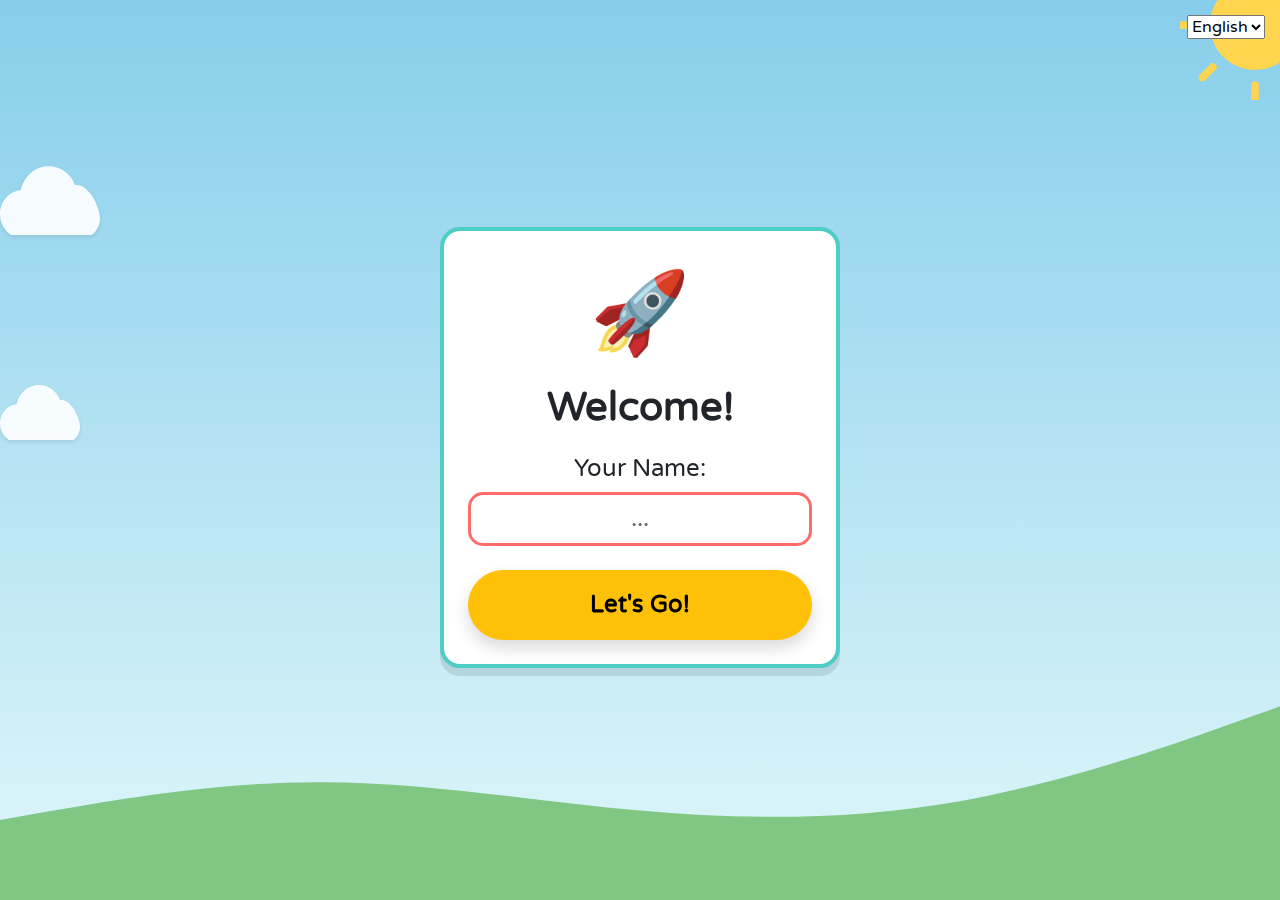
<file: index.html>
<!DOCTYPE html>
<html lang="en">
<head>
    <meta charset="UTF-8">
    <meta name="viewport" content="width=device-width, initial-scale=1.0, maximum-scale=1.0, user-scalable=no">
    <title>Kids Learning</title>
    <link href="https://cdn.jsdelivr.net/npm/bootstrap@5.3.0/dist/css/bootstrap.min.css" rel="stylesheet">
    <link rel="manifest" href="manifest.json">
    <link rel="stylesheet" href="style.css">
</head>
<body class="d-flex align-items-center justify-content-center" style="min-height: 100vh;">

    <div class="bg-container">
        <svg class="sun-anim" viewBox="0 0 100 100">
            <circle cx="50" cy="50" r="30" fill="#FFD54F" />
            <g stroke="#FFD54F" stroke-width="5" stroke-linecap="round">
                <line x1="50" y1="10" x2="50" y2="0" /><line x1="50" y1="90" x2="50" y2="100" />
                <line x1="10" y1="50" x2="0" y2="50" /><line x1="90" y1="50" x2="100" y2="50" />
                <line x1="22" y1="22" x2="15" y2="15" /><line x1="78" y1="78" x2="85" y2="85" />
                <line x1="22" y1="78" x2="15" y2="85" /><line x1="78" y1="22" x2="85" y2="15" />
            </g>
        </svg>

        <svg class="floating-svg cloud-anim cloud-fast" viewBox="0 0 24 24"><path fill="#FFFFFF" d="M18.5,12c-0.2,0-0.3,0-0.5,0c-0.9-2.6-3.4-4.5-6.3-4.5c-3.3,0-6,2.4-6.7,5.7C2.1,13.6,0,16,0,19c0,3.3,2.7,6,6,6h13c2.8,0,5-2.2,5-5S21.3,12,18.5,12z"/></svg>
        <svg class="floating-svg cloud-anim cloud-slow" viewBox="0 0 24 24"><path fill="#FFFFFF" d="M18.5,12c-0.2,0-0.3,0-0.5,0c-0.9-2.6-3.4-4.5-6.3-4.5c-3.3,0-6,2.4-6.7,5.7C2.1,13.6,0,16,0,19c0,3.3,2.7,6,6,6h13c2.8,0,5-2.2,5-5S21.3,12,18.5,12z"/></svg>

        <svg class="hill-svg" viewBox="0 0 1440 320" preserveAspectRatio="none">
            <path fill="#81C784" fill-opacity="1" d="M0,224L60,213.3C120,203,240,181,360,181.3C480,181,600,203,720,213.3C840,224,960,224,1080,202.7C1200,181,1320,139,1380,117.3L1440,96L1440,320L1380,320C1320,320,1200,320,1080,320C960,320,840,320,720,320C600,320,480,320,360,320C240,320,120,320,60,320L0,320Z"></path>
        </svg>
    </div>

    <div class="lang-float">
        <select id="global-lang" class="custom-lang-select" onchange="setLanguage(this.value)">
            <option value="en">English</option>
            <option value="hi">हिंदी</option>
            <option value="te">తెలుగు</option>
            <option value="kn">ಕನ್ನಡ</option>
        </select>
    </div>

    <div class="container text-center">
        <div class="card kid-card p-4 mx-auto" style="max-width: 400px;">
            <div style="font-size: 5rem;">🚀</div>
            <h1 class="mt-2 mb-4 fw-bold" data-i18n="welcome">Welcome!</h1>
            
            <div class="mb-4">
                <label class="h4 mb-2" data-i18n="enterName">Your Name:</label>
                <input type="text" id="nameInput" class="form-control text-center" style="font-size: 1.5rem; border:3px solid #FF6B6B; border-radius:15px;" placeholder="...">
            </div>

            <button onclick="login()" class="btn btn-warning w-100 rounded-pill py-3 fw-bold fs-4 shadow" data-i18n="start">Let's Go!</button>
        </div>
    </div>

    <script src="script.js"></script>
</body>
</html>
</file>
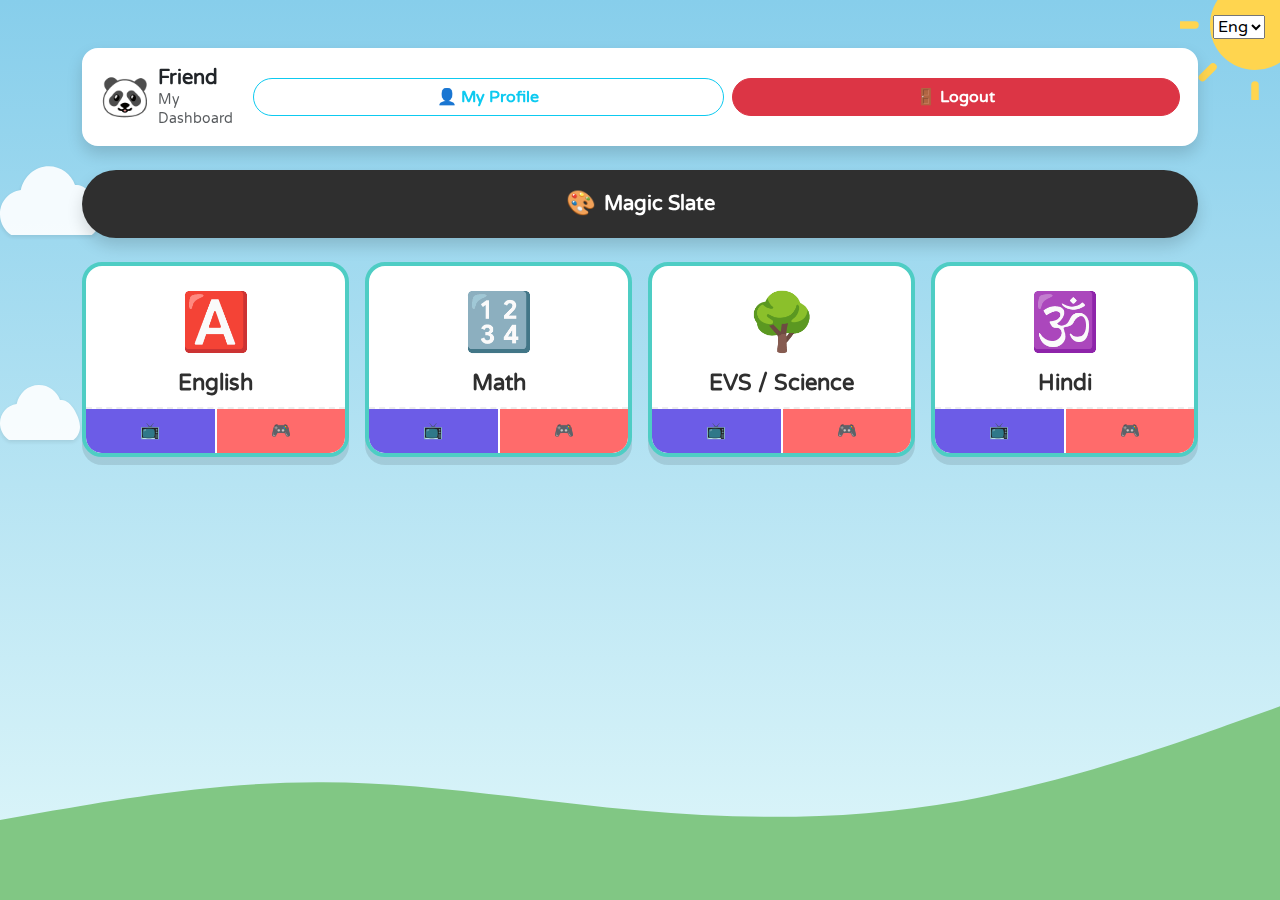
<file: dashboard.html>
<!DOCTYPE html>
<html lang="en">
<head>
    <meta charset="UTF-8">
    <meta name="viewport" content="width=device-width, initial-scale=1.0, maximum-scale=1.0, user-scalable=no">
    <title>Dashboard</title>
    <link href="https://cdn.jsdelivr.net/npm/bootstrap@5.3.0/dist/css/bootstrap.min.css" rel="stylesheet">
    <link rel="manifest" href="manifest.json">
    <link rel="stylesheet" href="style.css">
</head>
<body>

    <div class="bg-container">
        <svg class="sun-anim" viewBox="0 0 100 100">
            <circle cx="50" cy="50" r="30" fill="#FFD54F" />
            <g stroke="#FFD54F" stroke-width="5" stroke-linecap="round">
                <line x1="50" y1="10" x2="50" y2="0" /><line x1="50" y1="90" x2="50" y2="100" />
                <line x1="10" y1="50" x2="0" y2="50" /><line x1="90" y1="50" x2="100" y2="50" />
                <line x1="22" y1="22" x2="15" y2="15" /><line x1="78" y1="78" x2="85" y2="85" />
                <line x1="22" y1="78" x2="15" y2="85" /><line x1="78" y1="22" x2="85" y2="15" />
            </g>
        </svg>

        <svg class="floating-svg cloud-anim cloud-fast" viewBox="0 0 24 24"><path fill="#FFFFFF" d="M18.5,12c-0.2,0-0.3,0-0.5,0c-0.9-2.6-3.4-4.5-6.3-4.5c-3.3,0-6,2.4-6.7,5.7C2.1,13.6,0,16,0,19c0,3.3,2.7,6,6,6h13c2.8,0,5-2.2,5-5S21.3,12,18.5,12z"/></svg>
        <svg class="floating-svg cloud-anim cloud-slow" viewBox="0 0 24 24"><path fill="#FFFFFF" d="M18.5,12c-0.2,0-0.3,0-0.5,0c-0.9-2.6-3.4-4.5-6.3-4.5c-3.3,0-6,2.4-6.7,5.7C2.1,13.6,0,16,0,19c0,3.3,2.7,6,6,6h13c2.8,0,5-2.2,5-5S21.3,12,18.5,12z"/></svg>

        <svg class="hill-svg" viewBox="0 0 1440 320" preserveAspectRatio="none">
            <path fill="#81C784" fill-opacity="1" d="M0,224L60,213.3C120,203,240,181,360,181.3C480,181,600,203,720,213.3C840,224,960,224,1080,202.7C1200,181,1320,139,1380,117.3L1440,96L1440,320L1380,320C1320,320,1200,320,1080,320C960,320,840,320,720,320C600,320,480,320,360,320C240,320,120,320,60,320L0,320Z"></path>
        </svg>
    </div>

    <div class="lang-float">
        <select id="global-lang" class="custom-lang-select" onchange="setLanguage(this.value)">
            <option value="en">Eng</option>
            <option value="hi">Hi</option>
            <option value="te">Te</option>
            <option value="kn">Kn</option>
        </select>
    </div>

    <div class="container mt-5 mb-4">
        <div class="d-flex flex-column flex-sm-row justify-content-between align-items-center bg-white p-3 rounded-4 shadow border border-2 border-white gap-3">
            <div class="d-flex align-items-center gap-2 align-self-start align-self-sm-center">
                <span class="fs-1 user-avatar">🐼</span>
                <div style="line-height: 1.2;">
                    <h5 class="m-0 fw-bold user-name text-truncate" style="max-width: 150px;">Friend</h5>
                    <small class="text-muted" data-i18n="dashboard">Dashboard</small>
                </div>
            </div>
            
            <div class="d-flex gap-2 w-100 w-sm-auto">
                <a href="profile.html" class="btn btn-outline-info rounded-pill fw-bold flex-grow-1 d-flex align-items-center justify-content-center gap-1">
                    <span>👤</span> <span data-i18n="profile">Profile</span>
                </a>
                <button onclick="logout()" class="btn btn-danger rounded-pill fw-bold flex-grow-1 d-flex align-items-center justify-content-center gap-1">
                    <span>🚪</span> <span data-i18n="logout">Exit</span>
                </button>
            </div>
        </div>
    </div>

    <div class="container mb-4">
        <a href="slate.html" class="btn btn-dark w-100 rounded-pill py-3 shadow border-0 d-flex align-items-center justify-content-center gap-2" style="background: #2F2F2F;">
             <span style="font-size: 1.5rem;">🎨</span>
             <span class="fs-5 fw-bold" data-i18n="slate">Magic Slate</span>
        </a>
    </div>

    <div class="container pb-5">
        <div class="row g-3">
            
            <div class="col-6 col-md-6 col-lg-3">
                <div class="kid-card pt-3 text-center">
                    <span class="subject-icon">🅰️</span>
                    <h3 class="fw-bold mt-1 mb-0" data-i18n="english">English</h3>
                    <div class="action-btn-group">
                        <a href="learn.html?subject=english" class="action-btn btn-video">📺</a>
                        <a href="quiz.html?subject=english" class="action-btn btn-quiz">🎮</a>
                    </div>
                </div>
            </div>

            <div class="col-6 col-md-6 col-lg-3">
                <div class="kid-card pt-3 text-center">
                    <span class="subject-icon">🔢</span>
                    <h3 class="fw-bold mt-1 mb-0" data-i18n="math">Math</h3>
                    <div class="action-btn-group">
                        <a href="learn.html?subject=math" class="action-btn btn-video">📺</a>
                        <a href="quiz.html?subject=math" class="action-btn btn-quiz">🎮</a>
                    </div>
                </div>
            </div>

            <div class="col-6 col-md-6 col-lg-3">
                <div class="kid-card pt-3 text-center">
                    <span class="subject-icon">🌳</span>
                    <h3 class="fw-bold mt-1 mb-0" data-i18n="nature">EVS</h3>
                    <div class="action-btn-group">
                        <a href="learn.html?subject=nature" class="action-btn btn-video">📺</a>
                        <a href="quiz.html?subject=nature" class="action-btn btn-quiz">🎮</a>
                    </div>
                </div>
            </div>

            <div class="col-6 col-md-6 col-lg-3">
                <div class="kid-card pt-3 text-center">
                    <span class="subject-icon">🕉️</span>
                    <h3 class="fw-bold mt-1 mb-0" data-i18n="hindi">Hindi</h3>
                    <div class="action-btn-group">
                        <a href="learn.html?subject=hindi" class="action-btn btn-video">📺</a>
                        <a href="quiz.html?subject=hindi" class="action-btn btn-quiz">🎮</a>
                    </div>
                </div>
            </div>

        </div>
    </div>

    <script src="script.js"></script>
</body>
</html>
</file>
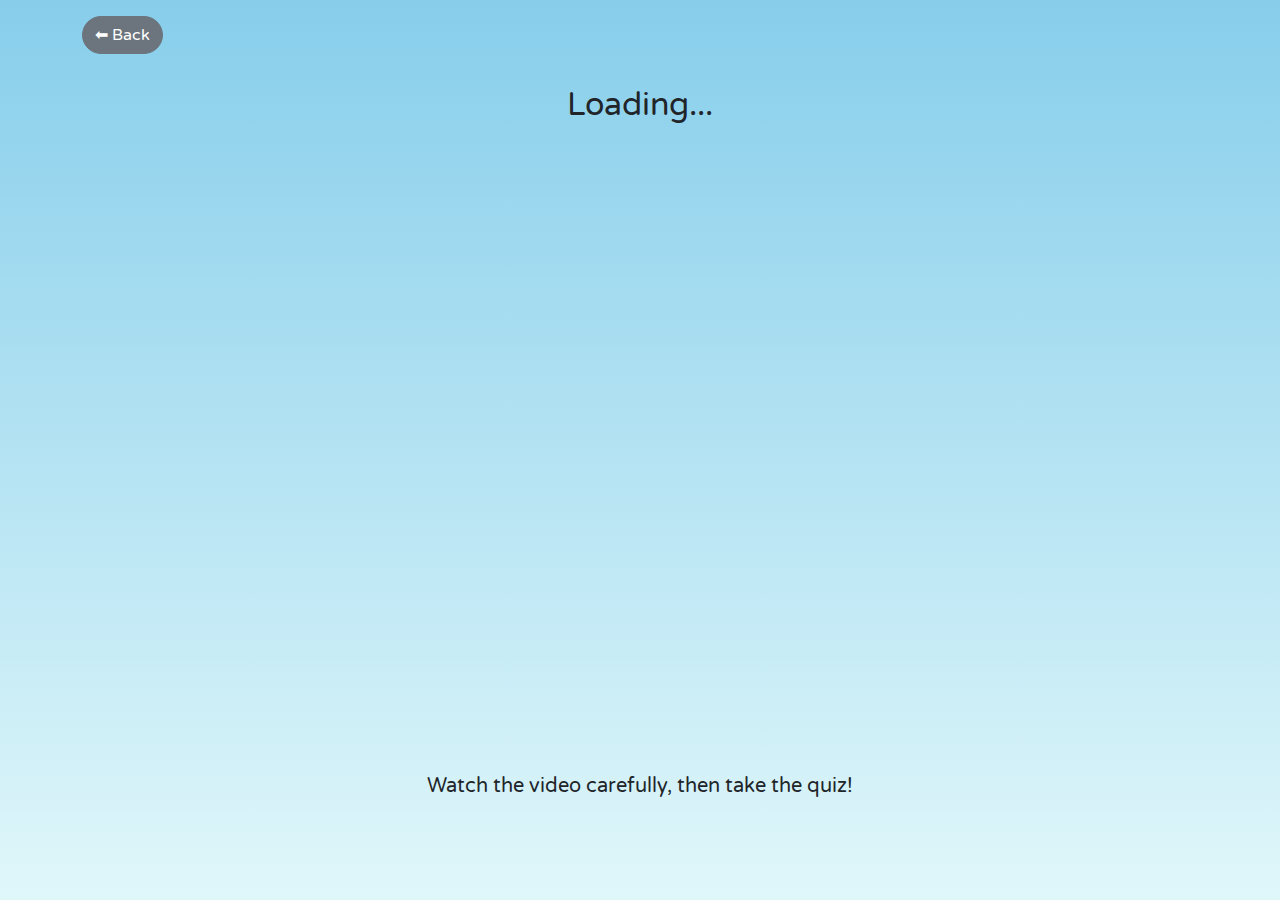
<file: learn.html>
<!DOCTYPE html>
<html lang="en">
<head>
    <meta charset="UTF-8">
    <meta name="viewport" content="width=device-width, initial-scale=1.0">
    <title>Learn</title>
    <link href="https://cdn.jsdelivr.net/npm/bootstrap@5.3.0/dist/css/bootstrap.min.css" rel="stylesheet">
    <link rel="stylesheet" href="style.css">
</head>
<body>

    <div class="container mt-3">
        <a href="dashboard.html" class="btn btn-secondary rounded-pill mb-3">⬅ Back</a>
        
        <div class="card-kid p-3 text-center">
            <h2 id="subject-title">Loading...</h2>
            
            <div class="ratio ratio-16x9 mt-3">
                <iframe id="video-frame" src="" title="YouTube video" allowfullscreen></iframe>
            </div>
            
            <div class="mt-4">
                <p class="h5">Watch the video carefully, then take the quiz!</p>
            </div>
        </div>
    </div>

    <script src="script.js"></script>
    <script>
        // Simple logic to switch videos based on URL
        const params = new URLSearchParams(window.location.search);
        const subject = params.get('subject');
        
        const title = document.getElementById('subject-title');
        const frame = document.getElementById('video-frame');

        // YOUTUBE LINKS (Replace the 'embed/' ID with your own videos)
        if(subject === 'math') {
            title.textContent = translations[currentUser.lang].math;
            // Example: Basic Addition
            frame.src = "https://www.youtube.com/embed/Fe8u2I3vmHU"; 
        } else if (subject === 'english') {
            title.textContent = translations[currentUser.lang].english;
            // Example: ABC Song
            frame.src = "https://www.youtube.com/embed/_UR-l3QI2nE"; 
        } else if (subject === 'science') {
            title.textContent = translations[currentUser.lang].science;
            // Example: Parts of a Plant
            frame.src = "https://www.youtube.com/embed/E0D58K9dK6c"; 
        }
    </script>
</body>
</html>
</file>
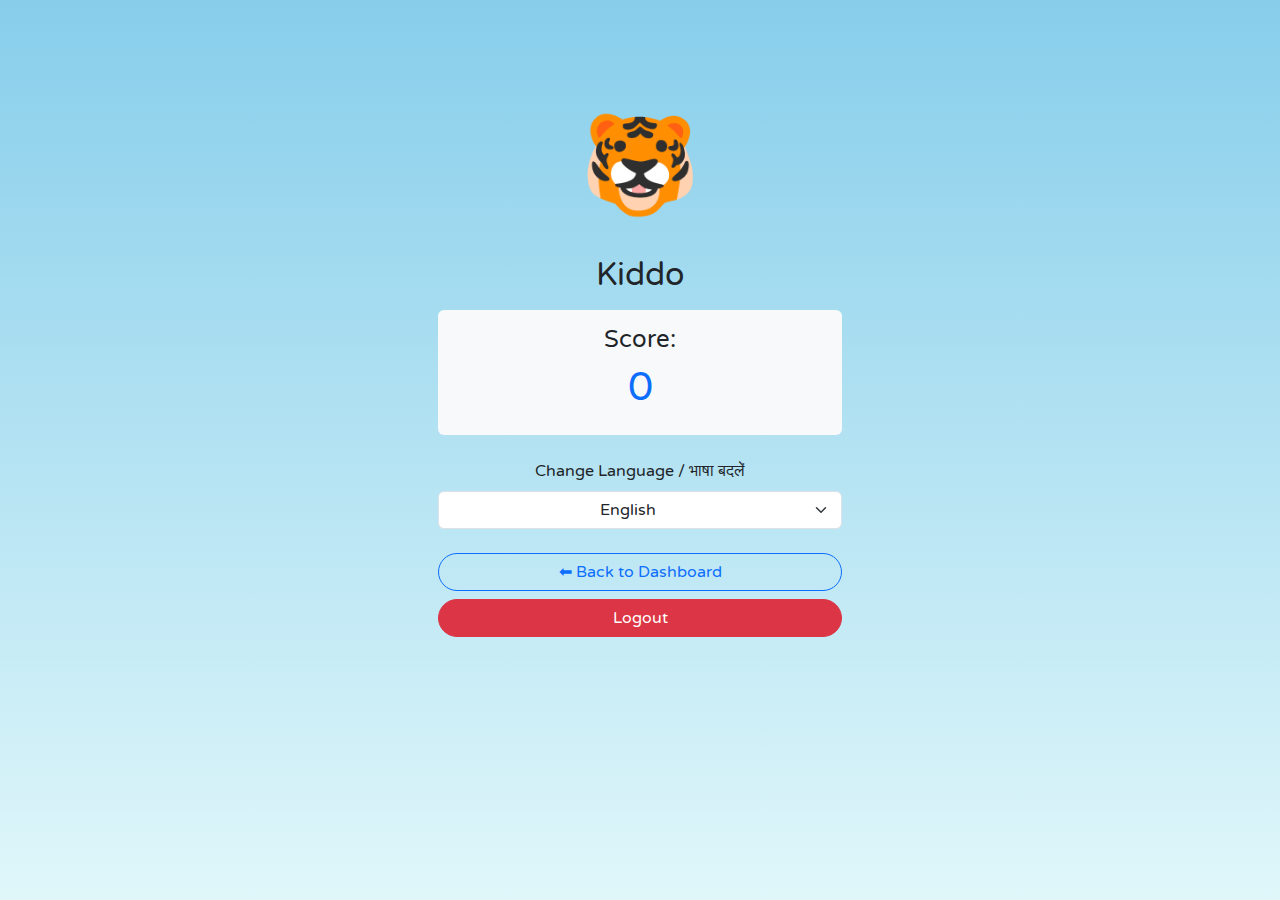
<file: profile.html>
<!DOCTYPE html>
<html lang="en">
<head>
    <meta charset="UTF-8">
    <meta name="viewport" content="width=device-width, initial-scale=1.0">
    <title>Profile</title>
    <link href="https://cdn.jsdelivr.net/npm/bootstrap@5.3.0/dist/css/bootstrap.min.css" rel="stylesheet">
    <link rel="stylesheet" href="style.css">
</head>
<body>
    <div class="container mt-5 text-center">
        <div class="card-kid p-5 mx-auto" style="max-width: 500px;">
            <div class="floating-element mb-3">
                <span style="font-size: 6rem;">🐯</span>
            </div>
            
            <h2 class="user-name-display mb-3">Kiddo</h2>
            
            <div class="bg-light p-3 rounded mb-4">
                <h4 data-i18n="score">Your Score:</h4>
                <h1 class="text-primary" id="user-score">0</h1>
            </div>

            <div class="mb-4">
                <label class="form-label">Change Language / भाषा बदलें</label>
                <select id="lang-select" class="form-select text-center" onchange="setLanguage(this.value)">
                    <option value="en">English</option>
                    <option value="hi">Hindi</option>
                    <option value="te">Telugu</option>
                    <option value="kn">Kannada</option>
                </select>
            </div>

            <a href="dashboard.html" class="btn btn-outline-primary rounded-pill w-100 mb-2">⬅ Back to Dashboard</a>
            <button onclick="logout()" class="btn btn-danger rounded-pill w-100" data-i18n="logout">Logout</button>
        </div>
    </div>
    <script src="script.js"></script>
</body>
</html>
</file>
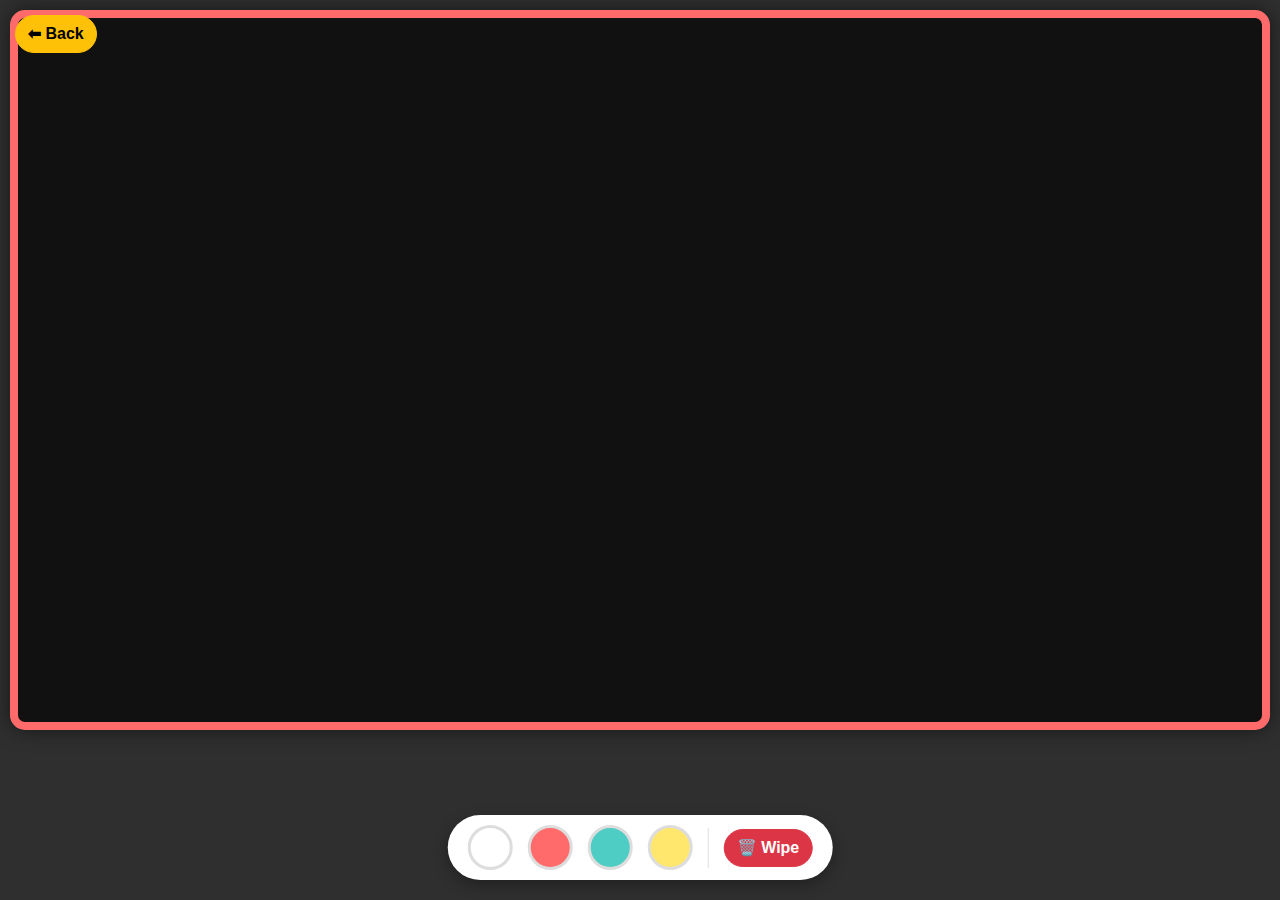
<file: slate.html>
<!DOCTYPE html>
<html lang="en">
<head>
    <meta charset="UTF-8">
    <meta name="viewport" content="width=device-width, initial-scale=1.0, user-scalable=no">
    <title>Magic Slate</title>
    <link href="https://cdn.jsdelivr.net/npm/bootstrap@5.3.0/dist/css/bootstrap.min.css" rel="stylesheet">
    <link rel="manifest" href="manifest.json">
    <style>
        body { overflow: hidden; background: #2F2F2F; touch-action: none; font-family: sans-serif; }
        #canvas-container {
            position: relative;
            background: #111;
            border: 8px solid #FF6B6B;
            border-radius: 15px;
            margin: 10px;
            height: 80vh;
            box-shadow: 0 0 20px rgba(0,0,0,0.5);
        }
        canvas { display: block; width: 100%; height: 100%; cursor: crosshair; touch-action: none; }
        
        /* Controls at bottom */
        .slate-controls {
            position: fixed; bottom: 20px; left: 50%; transform: translateX(-50%);
            display: flex; gap: 15px; background: white;
            padding: 10px 20px; border-radius: 50px; 
            box-shadow: 0 5px 15px rgba(0,0,0,0.3);
            z-index: 100;
        }
        .color-btn { width: 45px; height: 45px; border-radius: 50%; border: 3px solid #ddd; cursor: pointer; transition: transform 0.1s;}
        .color-btn:active { transform: scale(0.9); }
    </style>
</head>
<body>

    <a href="dashboard.html" class="btn btn-warning rounded-pill fw-bold" style="position: fixed; top: 15px; left: 15px; z-index: 100;">⬅ Back</a>

    <div id="canvas-container">
        <canvas id="drawingBoard"></canvas>
    </div>

    <div class="slate-controls align-items-center">
        <div class="color-btn" style="background: white;" onclick="setColor('white')"></div>
        <div class="color-btn" style="background: #FF6B6B;" onclick="setColor('#FF6B6B')"></div>
        <div class="color-btn" style="background: #4ECDC4;" onclick="setColor('#4ECDC4')"></div>
        <div class="color-btn" style="background: #FFE66D;" onclick="setColor('#FFE66D')"></div>
        <div style="width: 1px; height: 40px; background: #ddd;"></div>
        <button class="btn btn-danger rounded-pill fw-bold" onclick="clearSlate()">🗑️ Wipe</button>
    </div>

    <script>
        const canvas = document.getElementById('drawingBoard');
        const ctx = canvas.getContext('2d');
        const container = document.getElementById('canvas-container');
        let painting = false;

        function resizeCanvas() {
            canvas.width = container.offsetWidth;
            canvas.height = container.offsetHeight;
            ctx.lineCap = 'round';
            ctx.lineWidth = 6;
            ctx.strokeStyle = 'white';
        }
        window.addEventListener('resize', resizeCanvas);
        // Delay slightly to ensure container is rendered
        setTimeout(resizeCanvas, 100);

        function startPosition(e) {
            painting = true;
            draw(e);
        }
        function endPosition() {
            painting = false;
            ctx.beginPath();
        }
        function draw(e) {
            if (!painting) return;
            e.preventDefault(); 
            
            let clientX, clientY;
            if(e.touches) {
                clientX = e.touches[0].clientX;
                clientY = e.touches[0].clientY;
            } else {
                clientX = e.clientX;
                clientY = e.clientY;
            }
            
            const rect = canvas.getBoundingClientRect();
            const x = clientX - rect.left;
            const y = clientY - rect.top;

            ctx.lineTo(x, y);
            ctx.stroke();
            ctx.beginPath();
            ctx.moveTo(x, y);
        }

        // Mouse Events
        canvas.addEventListener('mousedown', startPosition);
        canvas.addEventListener('mouseup', endPosition);
        canvas.addEventListener('mousemove', draw);

        // Touch Events
        canvas.addEventListener('touchstart', startPosition);
        canvas.addEventListener('touchend', endPosition);
        canvas.addEventListener('touchmove', draw);

        function setColor(color) { ctx.strokeStyle = color; }
        function clearSlate() { ctx.clearRect(0, 0, canvas.width, canvas.height); }
    </script>
</body>
</html>
</file>
<file: style.css>
/* style.css */
@import url('https://fonts.googleapis.com/css2?family=Fredoka:wght@400;600;700&family=Varela+Round&display=swap');

:root {
    --primary: #FF6B6B;       /* Red */
    --secondary: #4ECDC4;     /* Teal */
    --yellow: #FFE66D;        /* Sun */
    --dark: #2F2F2F;
    --purple: #6c5ce7;
    --green: #2ecc71;
}

html, body {
    width: 100%;
    min-height: 100vh;
    overflow-x: hidden;
    font-family: 'Varela Round', sans-serif;
    margin: 0;
    padding: 0;
    background: linear-gradient(180deg, #87CEEB 0%, #E0F7FA 100%);
    background-attachment: fixed;
}

/* --- 🌟 BACKGROUND ANIMATION 🌟 --- */
.bg-container {
    position: fixed;
    top: 0;
    left: 0;
    width: 100%;
    height: 100%;
    z-index: 0;
    pointer-events: none;
    overflow: hidden;
}

.floating-svg { position: absolute; filter: drop-shadow(0px 2px 2px rgba(0,0,0,0.1)); }
.cloud-anim { animation: moveLeft linear infinite; top: 10%; opacity: 0.9; }
.cloud-fast { top: 15%; width: 100px; animation-duration: 35s; }
.cloud-slow { top: 40%; width: 80px; animation-duration: 55s; animation-delay: -10s; }
.sun-anim { position: absolute; top: -50px; right: -50px; width: 150px; animation: spin 60s linear infinite; }
.hill-svg { position: absolute; bottom: -5px; left: 0; width: 100%; height: auto; z-index: 0; }

@keyframes moveLeft { 0% { left: 110%; } 100% { left: -30%; } }
@keyframes spin { 100% { transform: rotate(360deg); } }

/* --- CONTENT LAYER --- */
.container, .lang-float { position: relative; z-index: 10; }

/* --- CARD STYLES --- */
.kid-card {
    background: white;
    border-radius: 20px;
    border: 4px solid var(--secondary);
    box-shadow: 0 8px 0 rgba(0,0,0,0.1);
    transition: transform 0.2s;
    overflow: hidden;
    margin-bottom: 5px;
}
.kid-card:active { transform: scale(0.98); box-shadow: 0 4px 0 rgba(0,0,0,0.1); }

/* --- QUIZ SPECIFIC STYLES (NEW) --- */
.quiz-card {
    max-width: 600px;
    margin: 0 auto;
    padding: 2rem;
    background: #ffffff;
    border: 5px solid var(--purple);
    border-radius: 30px;
    box-shadow: 0 10px 0 rgba(108, 92, 231, 0.2);
    text-align: center;
}

.big-emoji {
    font-size: 6rem;
    display: block;
    margin-bottom: 10px;
    animation: popIn 0.5s cubic-bezier(0.175, 0.885, 0.32, 1.275);
}

.quiz-option {
    background: white;
    border: 3px solid #ddd;
    border-radius: 50px; /* Pill shape */
    padding: 15px 20px;
    font-size: 1.5rem;
    font-weight: bold;
    color: var(--dark);
    cursor: pointer;
    transition: all 0.2s;
    box-shadow: 0 5px 0 #eee;
    margin-bottom: 15px;
    display: flex;
    align-items: center;
    justify-content: center;
}

.quiz-option:hover {
    transform: translateY(-3px);
    border-color: var(--secondary);
    background-color: #f0fffe;
}

.quiz-option:active {
    transform: translateY(2px);
    box-shadow: none;
}

/* Correct/Wrong States */
.quiz-option.correct {
    background-color: #d4edda;
    border-color: #28a745;
    color: #155724;
    box-shadow: 0 5px 0 #c3e6cb;
    animation: bounce 0.5s;
}

.quiz-option.wrong {
    background-color: #f8d7da;
    border-color: #dc3545;
    color: #721c24;
    animation: shake 0.5s;
}

@keyframes popIn { 0% { transform: scale(0); } 80% { transform: scale(1.1); } 100% { transform: scale(1); } }
@keyframes bounce { 0%, 100% {transform: scale(1);} 50% {transform: scale(1.1);} }
@keyframes shake { 0%, 100% {transform: translateX(0);} 25% {transform: translateX(-10px);} 75% {transform: translateX(10px);} }

/* --- OTHER STYLES --- */
.subject-icon { font-size: 3.5rem; display: block; }
h3 { font-size: 1.4rem; color: var(--dark); }

@media (max-width: 576px) {
    .subject-icon { font-size: 2.5rem; }
    h3 { font-size: 1.1rem; }
    .action-btn { padding: 8px 2px; font-size: 0.8rem; }
    .hill-svg { width: 160%; left: -30%; }
    .quiz-card { padding: 1.5rem 1rem; } /* Less padding on mobile */
    .big-emoji { font-size: 4rem; }
}

/* Buttons */
.action-btn-group { display: flex; margin-top: 10px; border-top: 2px dashed #eee; }
.action-btn { flex: 1; padding: 10px; font-weight: bold; text-decoration: none; color: white; text-align: center; }
.btn-video { background-color: var(--purple); border-right: 2px solid white; border-bottom-left-radius: 15px;}
.btn-quiz { background-color: var(--primary); border-bottom-right-radius: 15px;}
.lang-float { position: absolute; top: 15px; right: 15px; z-index: 1000; }
</file>
